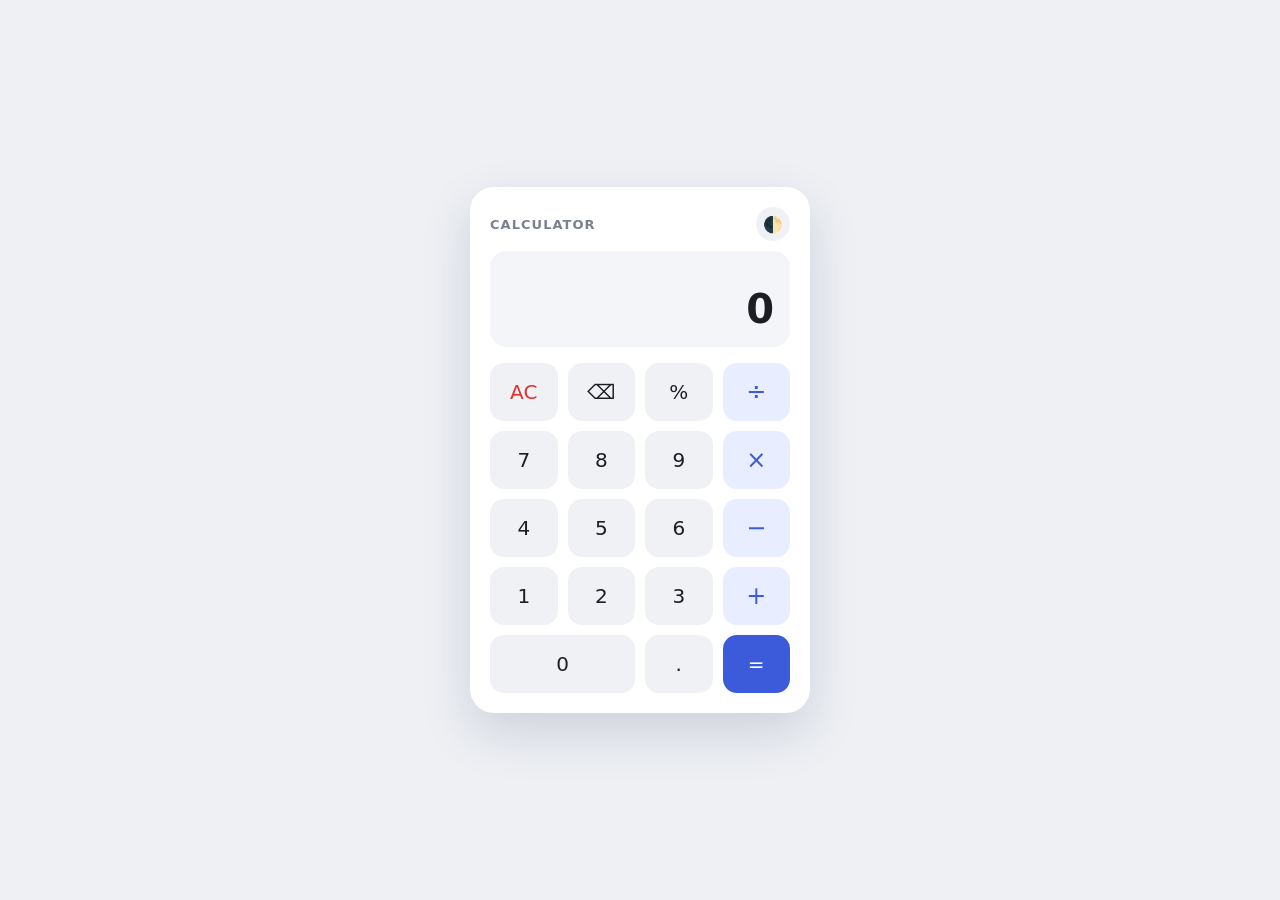
<file: calculator/index.html>
<!DOCTYPE html>
<html lang="en">
<head>
<meta charset="UTF-8">
<meta name="viewport" content="width=device-width, initial-scale=1, viewport-fit=cover">
<title>Calculator</title>
<link rel="stylesheet" href="style.css">
</head>
<body>
  <main class="calc" aria-label="Calculator">
    <div class="top">
      <span class="title">Calculator</span>
      <button class="theme" id="theme" aria-label="Toggle theme">🌓</button>
    </div>

    <div class="display" aria-live="polite">
      <div class="expr" id="expr"></div>
      <div class="result" id="result">0</div>
    </div>

    <div class="keys">
      <button class="key clear" data-action="clear">AC</button>
      <button class="key" data-action="backspace" aria-label="Backspace">⌫</button>
      <button class="key" data-action="percent">%</button>
      <button class="key op" data-op="/" aria-label="Divide">÷</button>

      <button class="key" data-num="7">7</button>
      <button class="key" data-num="8">8</button>
      <button class="key" data-num="9">9</button>
      <button class="key op" data-op="*" aria-label="Multiply">×</button>

      <button class="key" data-num="4">4</button>
      <button class="key" data-num="5">5</button>
      <button class="key" data-num="6">6</button>
      <button class="key op" data-op="-" aria-label="Subtract">−</button>

      <button class="key" data-num="1">1</button>
      <button class="key" data-num="2">2</button>
      <button class="key" data-num="3">3</button>
      <button class="key op" data-op="+" aria-label="Add">+</button>

      <button class="key zero" data-num="0">0</button>
      <button class="key" data-action="decimal">.</button>
      <button class="key eq" data-action="equals">=</button>
    </div>
  </main>

  <script src="script.js"></script>
</body>
</html>
</file>
<file: calculator/style.css>
:root {
  box-sizing: border-box;
  padding-top: env(safe-area-inset-top, 0px);
  padding-bottom: env(safe-area-inset-bottom, 0px);
  --bg: #eef0f4;
  --body: #ffffff;
  --display: #f4f5f8;
  --text: #1c1e24;
  --muted: #7b8090;
  --key: #f0f1f5;
  --key-hover: #e4e6ec;
  --op: #e8edff;
  --op-text: #3b5bdb;
  --accent: #3b5bdb;
  --accent-text: #ffffff;
  --danger: #e03131;
  --shadow: 0 20px 50px rgba(30, 40, 80, .15);
}

@media (prefers-color-scheme: dark) {
  :root:not([data-theme="light"]) {
    --bg: #12141a; --body: #1c1f27; --display: #14161c; --text: #f1f3f8; --muted: #8b91a3;
    --key: #272b36; --key-hover: #323746; --op: #26305a; --op-text: #8fa6ff;
    --accent: #5c7cfa; --danger: #ff6b6b; --shadow: 0 20px 50px rgba(0,0,0,.5);
  }
}

:root[data-theme="dark"] {
  --bg: #12141a; --body: #1c1f27; --display: #14161c; --text: #f1f3f8; --muted: #8b91a3;
  --key: #272b36; --key-hover: #323746; --op: #26305a; --op-text: #8fa6ff;
  --accent: #5c7cfa; --danger: #ff6b6b; --shadow: 0 20px 50px rgba(0,0,0,.5);
}

*, *::before, *::after { box-sizing: inherit; }

html, body { height: 100%; margin: 0; }

body {
  background: var(--bg);
  color: var(--text);
  font-family: system-ui, -apple-system, "Segoe UI", Roboto, sans-serif;
  display: flex;
  align-items: center;
  justify-content: center;
  padding: 16px;
}

.calc {
  width: 100%;
  max-width: 340px;
  background: var(--body);
  border-radius: 24px;
  padding: 20px;
  box-shadow: var(--shadow);
}

.top {
  display: flex;
  justify-content: space-between;
  align-items: center;
  margin-bottom: 10px;
}

.title {
  font-size: 13px;
  letter-spacing: .08em;
  text-transform: uppercase;
  color: var(--muted);
  font-weight: 600;
}

.theme {
  border: 0;
  background: var(--key);
  color: var(--text);
  width: 34px;
  height: 34px;
  border-radius: 50%;
  cursor: pointer;
  font-size: 16px;
}

.display {
  background: var(--display);
  border-radius: 16px;
  padding: 14px 16px;
  min-height: 96px;
  display: flex;
  flex-direction: column;
  justify-content: flex-end;
  align-items: flex-end;
  margin-bottom: 16px;
  overflow: hidden;
}

.expr {
  font-size: 15px;
  color: var(--muted);
  min-height: 20px;
  max-width: 100%;
  overflow-x: auto;
  white-space: nowrap;
}

.result {
  font-size: 40px;
  font-weight: 600;
  line-height: 1.2;
  max-width: 100%;
  overflow-x: auto;
  white-space: nowrap;
  font-variant-numeric: tabular-nums;
}

.result.error { color: var(--danger); font-size: 28px; }

.keys {
  display: grid;
  grid-template-columns: repeat(4, 1fr);
  gap: 10px;
}

button.key {
  border: 0;
  border-radius: 14px;
  height: 58px;
  font-size: 20px;
  font-weight: 500;
  background: var(--key);
  color: var(--text);
  cursor: pointer;
  font-family: inherit;
  transition: background .12s, transform .06s;
}

button.key:hover { background: var(--key-hover); }
button.key:active, button.key.pressed { transform: scale(.94); }

button.key.op { background: var(--op); color: var(--op-text); font-size: 24px; }
button.key.op.active { background: var(--accent); color: var(--accent-text); }

button.key.eq { background: var(--accent); color: var(--accent-text); }
button.key.eq:hover { filter: brightness(1.1); }

button.key.clear { color: var(--danger); }
button.key.zero { grid-column: span 2; }

button.key:focus-visible,
.theme:focus-visible {
  outline: 2px solid var(--accent);
  outline-offset: 2px;
}
</file>
